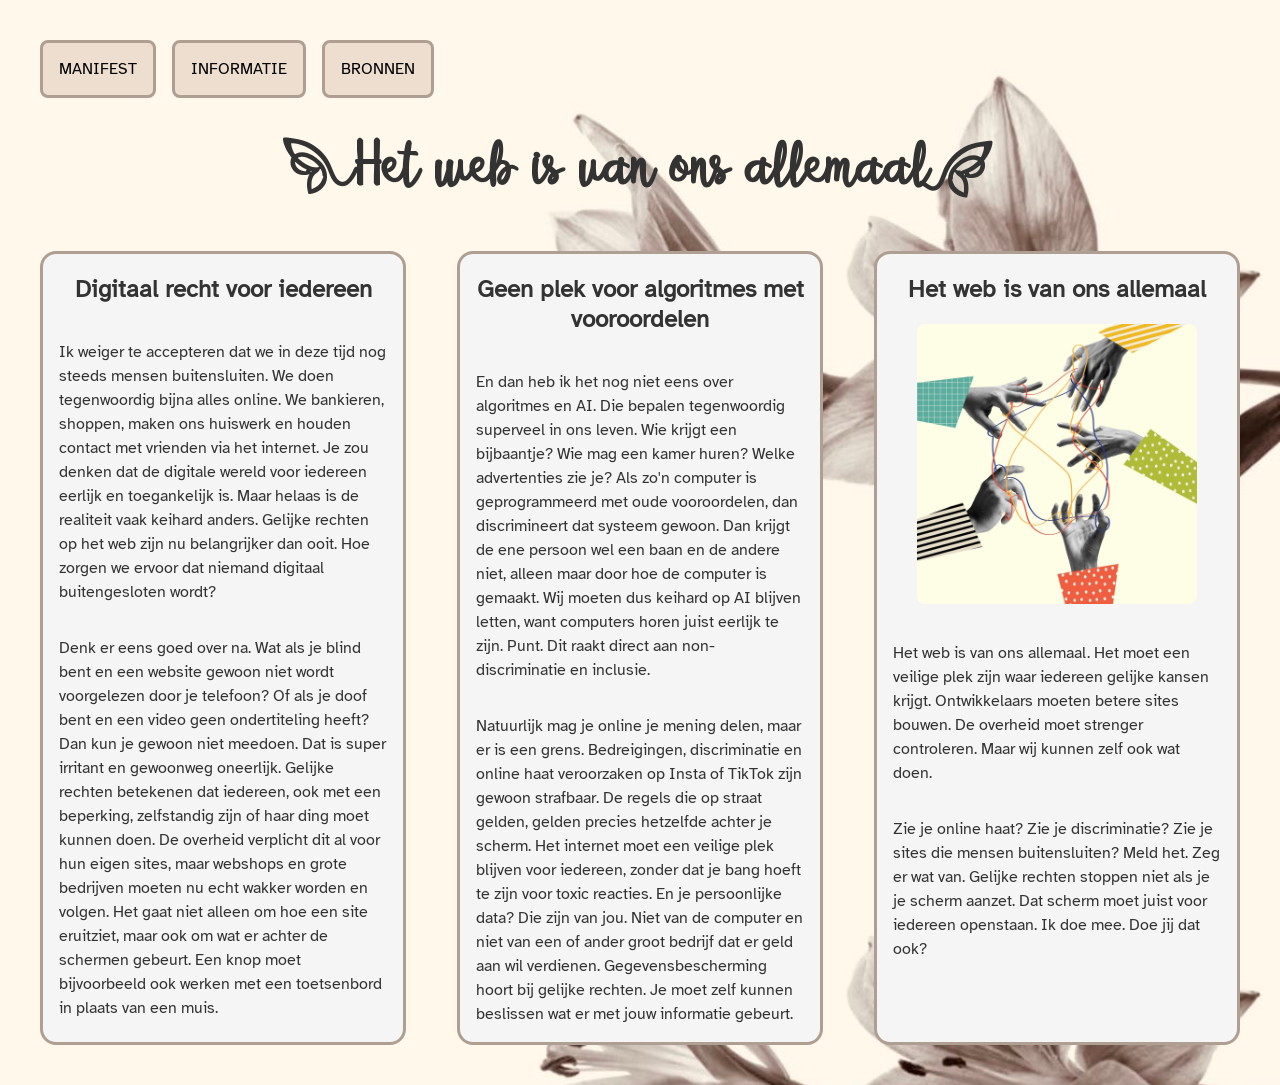
<file: index.html>
<!DOCTYPE html>
<html lang="nl">

<head>
    <meta charset="UTF-8">
    <meta name="viewport" content="width=device-width, initial-scale=1.0">
    <title>Het web is voor ons allemaal</title>
    <link rel="stylesheet" href="./styles/style.css">
</head>

<body>
    <Header>
        <nav>
            <ul>
                <li><a href="index.html">MANIFEST</a></li>
                <li><a href="information.html">INFORMATIE</a></li>
                <li><a href="sources.html">BRONNEN</a></li>
            </ul>
        </nav>
    </Header>

    <main>
        <h1>(Het web is van ons allemaal)</h1>
        <section>
            <h2>Digitaal recht voor iedereen</h2>
            <p>Ik weiger te accepteren dat we in deze tijd nog steeds mensen buitensluiten. We doen tegenwoordig bijna
                alles online. We bankieren, shoppen, maken ons huiswerk en houden contact met vrienden via het internet.
                Je zou denken dat de digitale wereld voor iedereen eerlijk en toegankelijk is. Maar helaas is de
                realiteit vaak keihard anders. Gelijke rechten op het web zijn nu belangrijker dan ooit. Hoe zorgen we
                ervoor dat niemand digitaal buitengesloten wordt?</p>
            <p>Denk er eens goed over na. Wat als je blind bent en een website gewoon niet wordt voorgelezen door je
                telefoon? Of als je doof bent en een video geen ondertiteling heeft? Dan kun je gewoon niet meedoen. Dat
                is super irritant en gewoonweg oneerlijk. Gelijke rechten betekenen dat iedereen, ook met een beperking,
                zelfstandig zijn of haar ding moet kunnen doen. De overheid verplicht dit al voor hun eigen sites, maar
                webshops en grote bedrijven moeten nu echt wakker worden en volgen. Het gaat niet alleen om hoe een site
                eruitziet, maar ook om wat er achter de schermen gebeurt. Een knop moet bijvoorbeeld ook werken met een
                toetsenbord in plaats van een muis.</p>
        </section>

        <section>
            <h2>Geen plek voor algoritmes met vooroordelen</h2>
            <p>En dan heb ik het nog niet eens over algoritmes en AI. Die bepalen tegenwoordig superveel in ons leven.
                Wie krijgt een bijbaantje? Wie mag een kamer huren? Welke advertenties zie je? Als zo'n computer is
                geprogrammeerd met oude vooroordelen, dan discrimineert dat systeem gewoon. Dan krijgt de ene persoon
                wel een baan en de andere niet, alleen maar door hoe de computer is gemaakt. Wij moeten dus keihard op
                AI blijven letten, want computers horen juist eerlijk te zijn. Punt. Dit raakt direct aan
                non-discriminatie en inclusie.</p>
            <p>Natuurlijk mag je online je mening delen, maar er is een grens. Bedreigingen, discriminatie en online
                haat veroorzaken op Insta of TikTok zijn gewoon strafbaar. De regels die op straat gelden, gelden
                precies hetzelfde achter je scherm. Het internet moet een veilige plek blijven voor iedereen, zonder dat
                je bang hoeft te zijn voor toxic reacties. En je persoonlijke data? Die zijn van jou. Niet van de
                computer en niet van een of ander groot bedrijf dat er geld aan wil verdienen. Gegevensbescherming hoort
                bij gelijke rechten. Je moet zelf kunnen beslissen wat er met jouw informatie gebeurt.</p>
        </section>

        <section>
            <h2>Het web is van ons allemaal</h2>
            <figure>
                <img src="images/connected.jpg" alt="connected">
            </figure>
            <p>Het web is van ons allemaal. Het moet een veilige plek zijn waar iedereen gelijke kansen krijgt.
                Ontwikkelaars moeten betere sites bouwen. De overheid moet strenger controleren. Maar wij kunnen zelf
                ook wat doen.</p>
            <p>Zie je online haat? Zie je discriminatie? Zie je sites die mensen buitensluiten? Meld het. Zeg er wat
                van. Gelijke rechten stoppen niet als je je scherm aanzet. Dat scherm moet juist voor iedereen
                openstaan. Ik doe mee. Doe jij dat ook?</p>
        </section>
    </main>
</body>

</html>
</file>
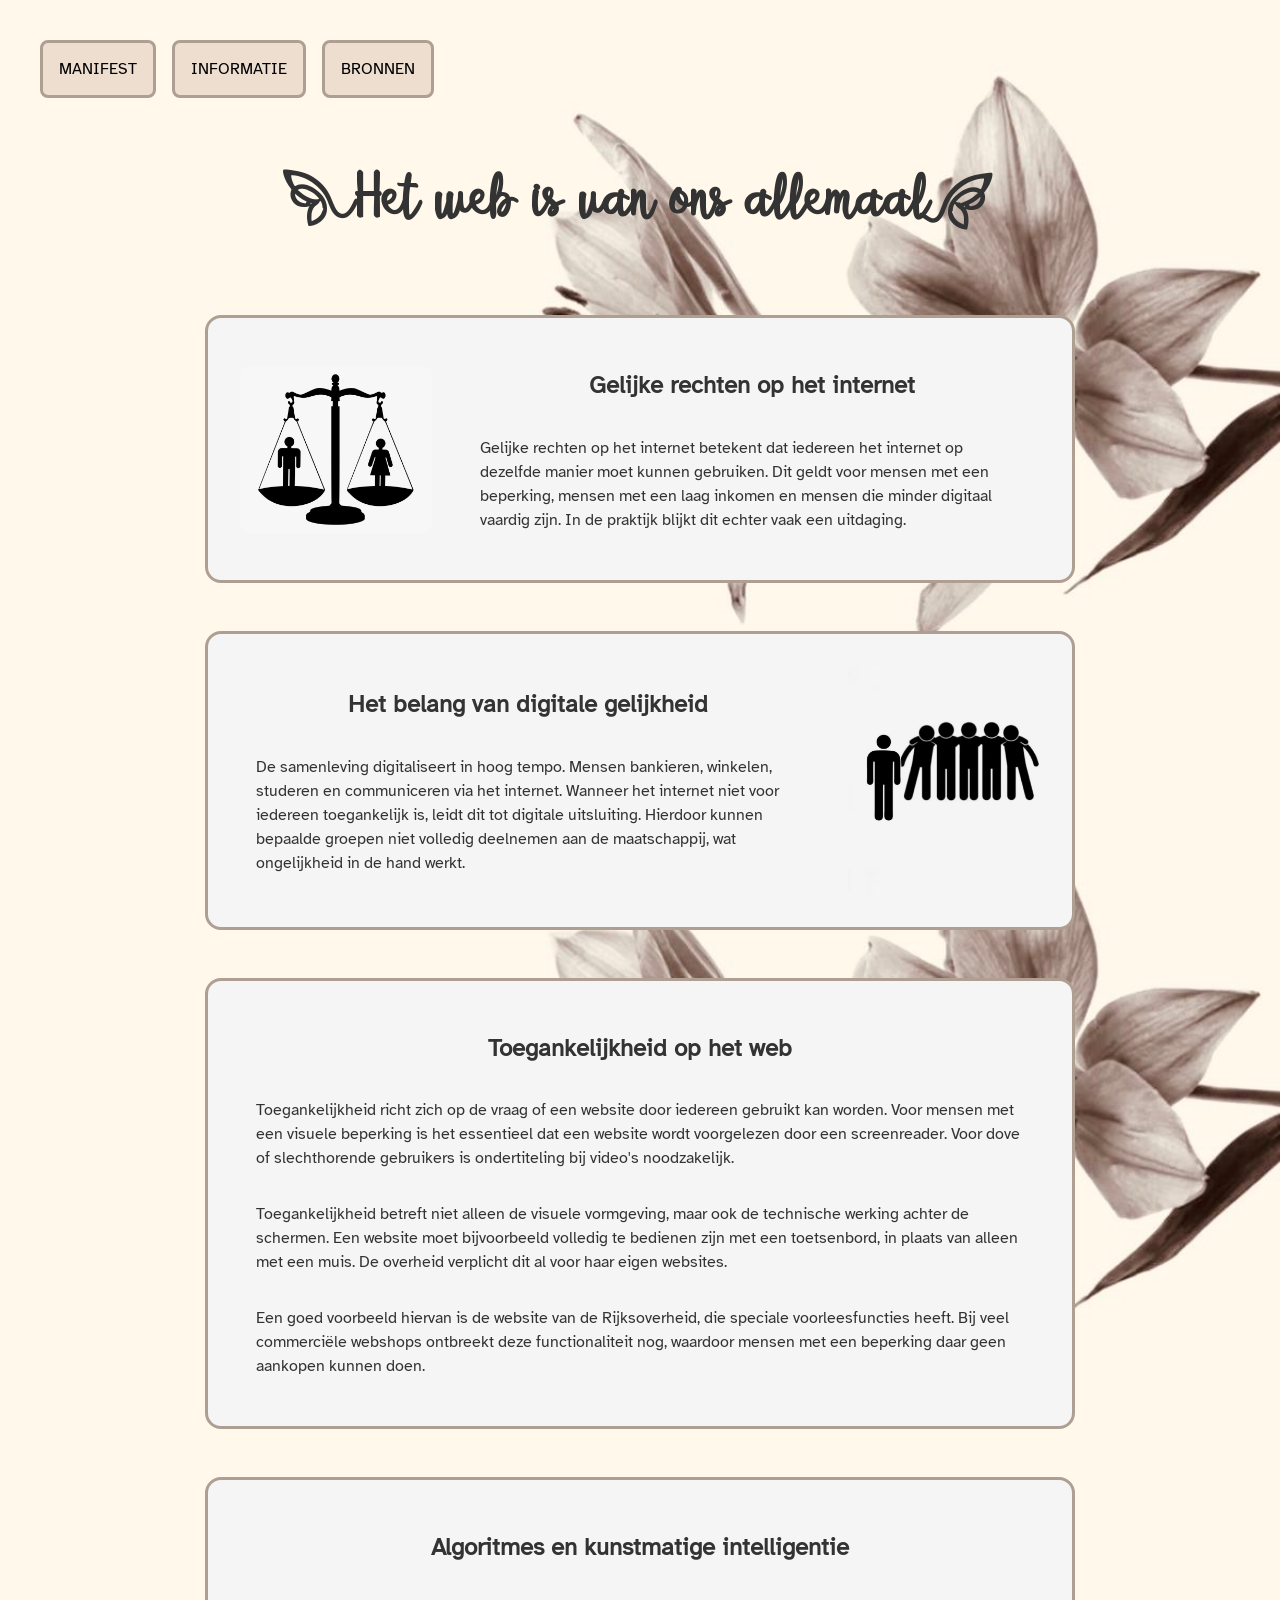
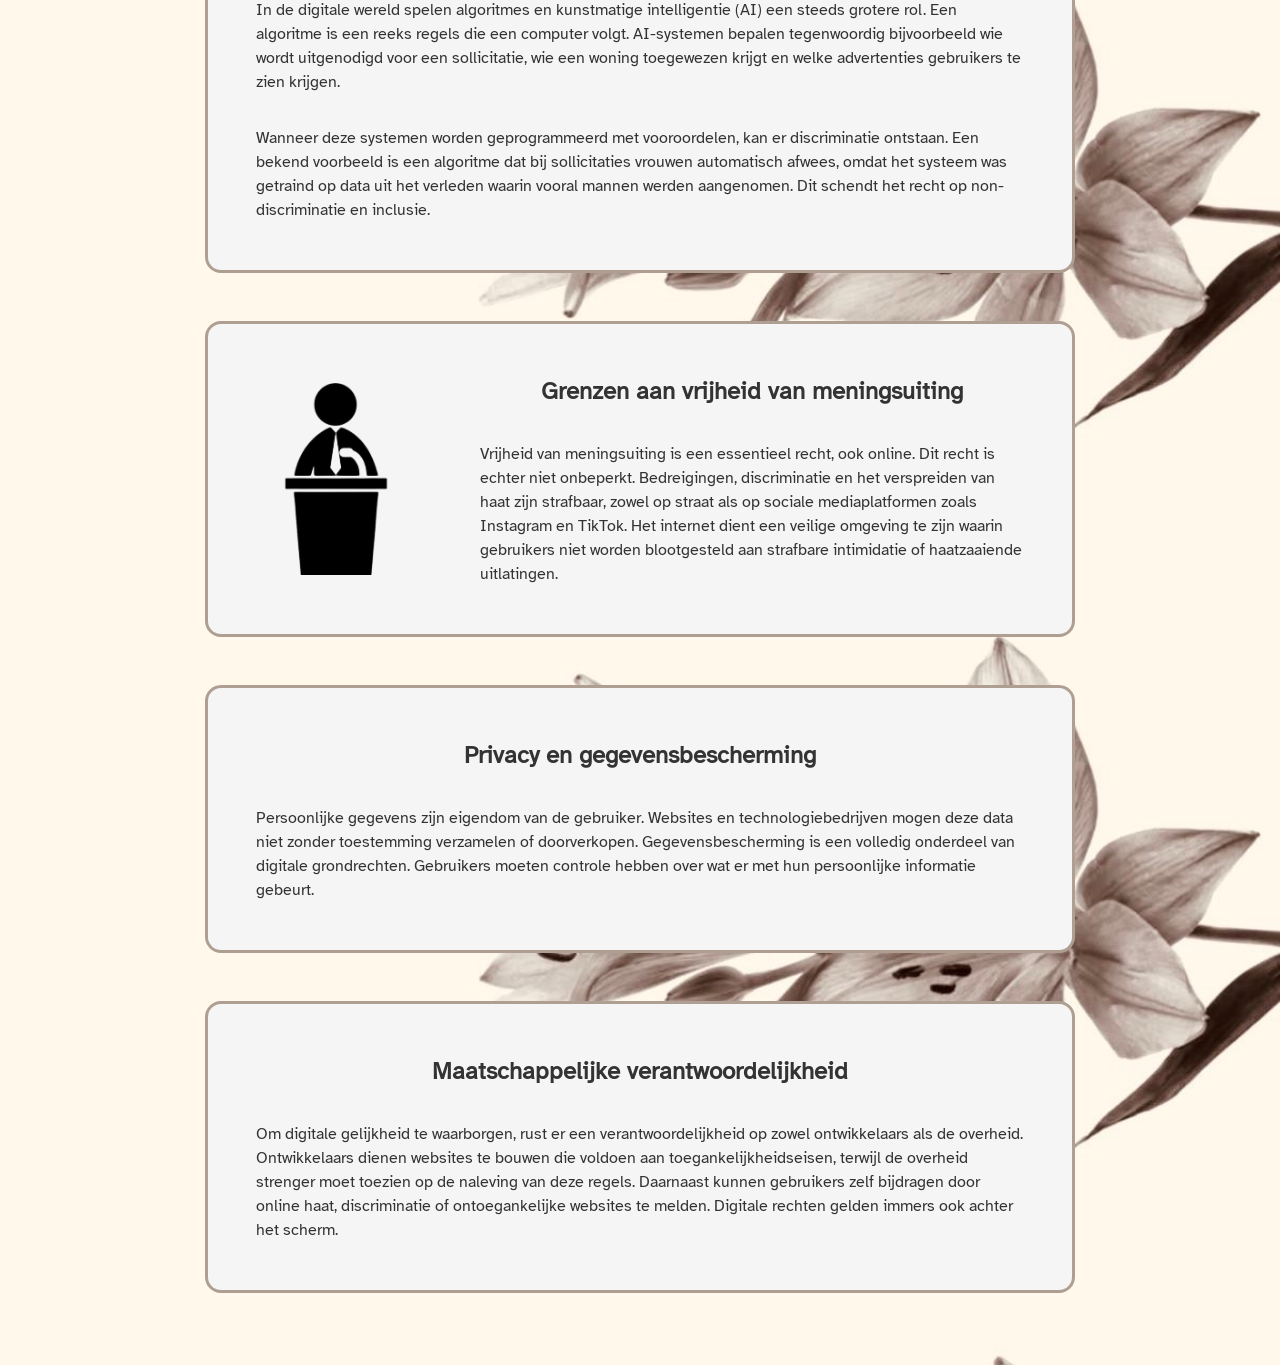
<file: information.html>
<!DOCTYPE html>
<html lang="nl">

<head>
    <meta charset="UTF-8">
    <meta name="viewport" content="width=device-width, initial-scale=1.0">
    <title>Het web is voor ons allemaal</title>
    <link rel="stylesheet" href="./styles/style.css">
</head>

<body>
    <Header>
        <nav>
            <ul>
                <li><a href="index.html">MANIFEST</a></li>
                <li><a href="information.html">INFORMATIE</a></li>
                <li><a href="sources.html">BRONNEN</a></li>
            </ul>
        </nav>
    </Header>

    <main class="info-pagina">
        <h1>(Het web is van ons allemaal)</h1>
        <section>
            <img src="images/equal.jpg" alt="equal">
            <div>
                <h2>Gelijke rechten op het internet</h2>
                <p>Gelijke rechten op het internet betekent dat iedereen het internet op dezelfde manier moet kunnen
                    gebruiken. Dit geldt voor mensen met een beperking, mensen met een laag inkomen en mensen die minder
                    digitaal vaardig zijn. In de praktijk blijkt dit echter vaak een uitdaging.</p>
            </div>
        </section>

        <section>
            <div>
                <h2>Het belang van digitale gelijkheid</h2>
                <p>De samenleving digitaliseert in hoog tempo. Mensen bankieren, winkelen, studeren en communiceren via
                    het
                    internet. Wanneer het internet niet voor iedereen toegankelijk is, leidt dit tot digitale
                    uitsluiting.
                    Hierdoor kunnen bepaalde groepen niet volledig deelnemen aan de maatschappij, wat ongelijkheid in de
                    hand werkt.</p>
            </div>
            <img src="images/left-out.jpg" alt="left-out">
        </section>

        <section class="omgekeerd">
            <div>
                <h2>Toegankelijkheid op het web</h2>
                <p>Toegankelijkheid richt zich op de vraag of een website door iedereen gebruikt kan worden. Voor mensen
                    met
                    een visuele beperking is het essentieel dat een website wordt voorgelezen door een screenreader.
                    Voor
                    dove of slechthorende gebruikers is ondertiteling bij video's noodzakelijk.</p>
                <p>Toegankelijkheid betreft niet alleen de visuele vormgeving, maar ook de technische werking achter de
                    schermen. Een website moet bijvoorbeeld volledig te bedienen zijn met een toetsenbord, in plaats van
                    alleen met een muis. De overheid verplicht dit al voor haar eigen websites.</p>

                <p>Een goed voorbeeld hiervan is de website van de Rijksoverheid, die speciale voorleesfuncties heeft.
                    Bij veel commerciële webshops ontbreekt deze functionaliteit nog, waardoor mensen met een beperking
                    daar geen aankopen kunnen doen.
                </p>
            </div>
        </section>

        <section>
            <div>
                <h2>Algoritmes en kunstmatige intelligentie</h2>
                <p>In de digitale wereld spelen algoritmes en kunstmatige intelligentie (AI) een steeds grotere rol. Een
                    algoritme is een reeks regels die een computer volgt. AI-systemen bepalen tegenwoordig bijvoorbeeld
                    wie
                    wordt uitgenodigd voor een sollicitatie, wie een woning toegewezen krijgt en welke advertenties
                    gebruikers te zien krijgen.</p>
                <p>Wanneer deze systemen worden geprogrammeerd met vooroordelen, kan er discriminatie ontstaan. Een
                    bekend
                    voorbeeld is een algoritme dat bij sollicitaties vrouwen automatisch afwees, omdat het systeem was
                    getraind op data uit het verleden waarin vooral mannen werden aangenomen. Dit schendt het recht op
                    non-discriminatie en inclusie.</p>
            </div>
        </section>

        <section class="omgekeerd">
            <div>
                <h2>Grenzen aan vrijheid van meningsuiting</h2>
                <p>Vrijheid van meningsuiting is een essentieel recht, ook online. Dit recht is echter niet onbeperkt.
                    Bedreigingen, discriminatie en het verspreiden van haat zijn strafbaar, zowel op straat als op
                    sociale
                    mediaplatformen zoals Instagram en TikTok. Het internet dient een veilige omgeving te zijn waarin
                    gebruikers niet worden blootgesteld aan strafbare intimidatie of haatzaaiende uitlatingen.</p>
            </div>
            <img src="images/speech.png" alt="speech">
        </section>

        <section>
            <div>
                <h2>Privacy en gegevensbescherming</h2>
                <p>Persoonlijke gegevens zijn eigendom van de gebruiker. Websites en technologiebedrijven mogen deze
                    data
                    niet zonder toestemming verzamelen of doorverkopen. Gegevensbescherming is een volledig onderdeel
                    van
                    digitale grondrechten. Gebruikers moeten controle hebben over wat er met hun persoonlijke informatie
                    gebeurt.</p>
            </div>
        </section>

        <section>
            <div>
                <h2>Maatschappelijke verantwoordelijkheid</h2>
                <p>Om digitale gelijkheid te waarborgen, rust er een verantwoordelijkheid op zowel ontwikkelaars als de
                    overheid. Ontwikkelaars dienen websites te bouwen die voldoen aan toegankelijkheidseisen, terwijl de
                    overheid strenger moet toezien op de naleving van deze regels. Daarnaast kunnen gebruikers zelf
                    bijdragen door online haat, discriminatie of ontoegankelijke websites te melden. Digitale rechten
                    gelden
                    immers ook achter het scherm.</p>
            </div>
        </section>
    </main>
</body>

</html>
</file>
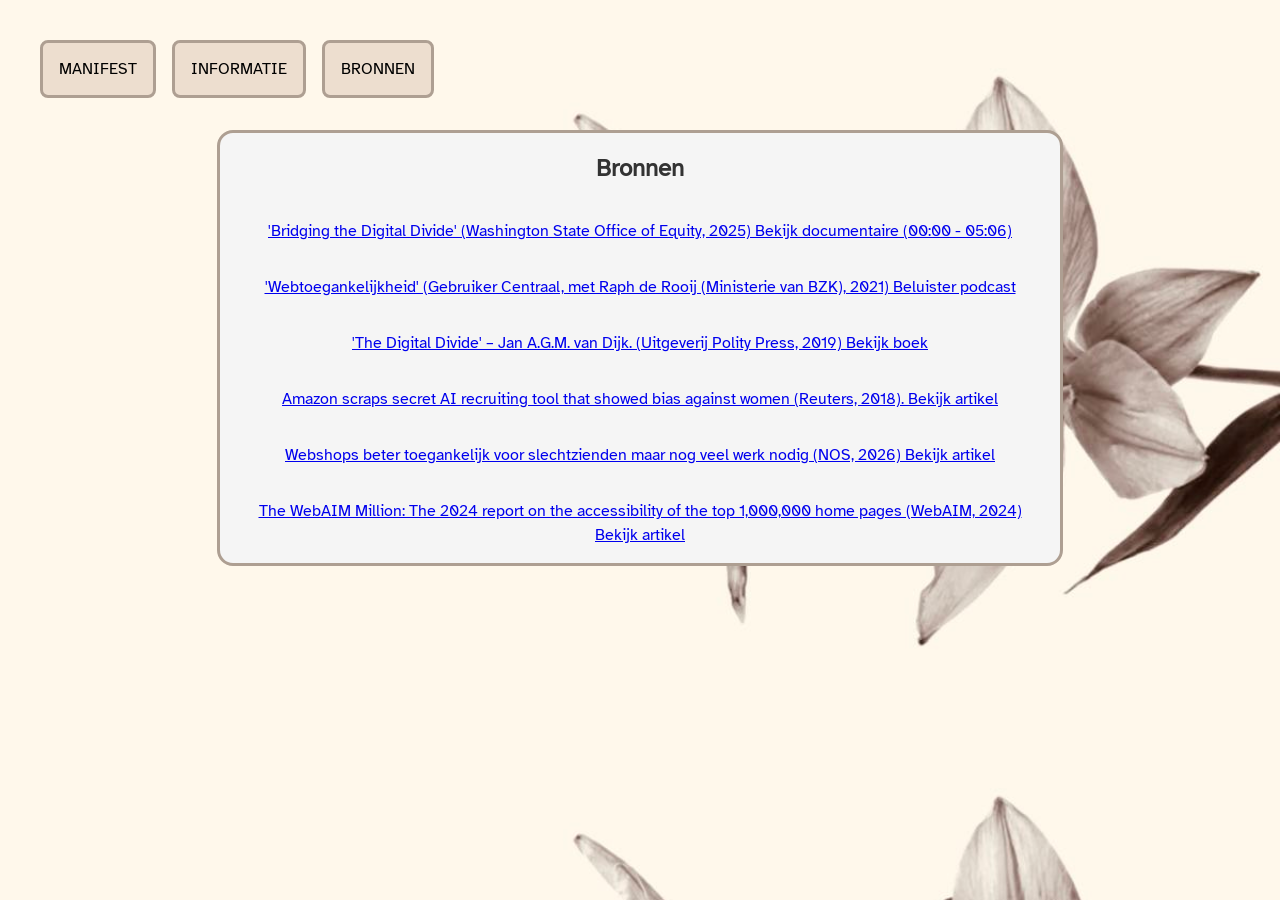
<file: sources.html>
<!DOCTYPE html>
<html lang="en">

<head>
    <meta charset="UTF-8">
    <meta name="viewport" content="width=device-width, initial-scale=1.0">
    <title>Het web is voor ons allemaal</title>
    <link rel="stylesheet" href="./styles/style.css">
</head>

<body>
    <Header>
        <nav>
            <ul>
                <li><a href="index.html">MANIFEST</a></li>
                <li><a href="information.html">INFORMATIE</a></li>
                <li><a href="sources.html">BRONNEN</a></li>
            </ul>
        </nav>
    </Header>

    <main class="bronnen-pagina">
        <section>
            <h2>Bronnen</h2>
            <p><a href="https://www.youtube.com/watch?v=oyLnWU7GnBQ"> 'Bridging the Digital Divide' (Washington State
                    Office of Equity, 2025) Bekijk documentaire (00:00 - 05:06) </a></p>
            <p><a href="https://www.gebruikercentraal.nl/podcast/webtoegankelijkheid/"> 'Webtoegankelijkheid'
                    (Gebruiker Centraal, met Raph de Rooij (Ministerie van BZK), 2021) Beluister podcast</a></p>
            <p><a href="https://www.researchgate.net/publication/336775102_The_Digital_Divide"> 'The Digital Divide' –
                    Jan A.G.M. van Dijk. (Uitgeverij Polity Press, 2019) Bekijk boek</a></p>
            <p><a
                    href="https://www.reuters.com/article/world/insight-amazon-scraps-secret-ai-recruiting-tool-that-showed-bias-against-women-idUSKCN1MK0AG/">
                    Amazon scraps secret AI recruiting tool
                    that showed bias against women (Reuters, 2018). Bekijk artikel</a></p>
            <p><a
                    href="https://nos.nl/artikel/2619726-webshops-beter-toegankelijk-voor-slechtzienden-maar-nog-veel-werk-nodig">
                    Webshops beter toegankelijk voor slechtzienden maar nog veel werk nodig (NOS, 2026) Bekijk
                    artikel</a></p>
            <p><a href="https://webaim.org/projects/million/2024"> The WebAIM Million: The 2024 report on the
                    accessibility of the top 1,000,000 home pages (WebAIM, 2024) Bekijk artikel</a></p>
        </section>
    </main>
</body>

</html>
</file>
<file: styles/style.css>
@font-face {
    font-family: betterfly;
    src: url(../fonts/betterfly.otf);
}

@font-face {
    font-family: atkinson;
    src: url(../fonts/AtkinsonHyperlegible.ttf);
}

body {
    font-family: atkinson;
    background-image: url(../images/background.jpg);
    background-size: 100%;
    margin: 2.5em;
}

h1 {
    font-family: betterfly;
    color: #333333;
    font-size: 3em;
}

h2 {
    text-align: center;
    color: #333333;
}

p {
    padding: 1em;
    margin: 0em;
    font-size: 1em;
    line-height: 1.5em;
    color: #333333;
}

header {
    display: flex;
    align-items: center;
    margin-bottom: 0;
    position: relative;
}

header h1 {
    margin-left: 62px;
}

nav ul {
    display: flex;
    gap: 1em;
    list-style-type: none;
    padding: 0;
    margin: 0;
}

nav a {
    display: inline-block;
    padding: 1em;
    background-color: #eddecf;
    color: black;
    border: 0.2em solid #ae9f92;
    border-radius: 0.5em;
    text-decoration: none;
    transition: all 0.3s ease-in-out;
}

nav a:hover {
    color: black;
    background-color: white;
    transform: translateY(-5px);
}

main {
    display: flex;
    justify-content: space-between;
    flex-wrap: wrap;
}

main h1 {
    width: 100%;
    text-align: center;
}

main section {
    background-color: #F5F5F5;
    width: 30%;
    margin-top: 1em;
    border: 0.2em solid #ae9f92;
    border-radius: 1em;
}

main section img {
    width: 100%;
    height: auto;
    border-radius: 0.5em;
}

main.info-pagina {
    display: flex;
    flex-direction: column;
    align-items: center;
    gap: 2em;
    padding: 2em 0;
}

main.info-pagina section {
    display: flex;
    flex-direction: row;
    align-items: center;
    gap: 2em;
    background-color: #F5F5F5;
    padding: 2em;
    border: 0.2em solid #ae9f92;
    border-radius: 1em;
    width: 100%;
    max-width: 800px;
}

main.info-pagina section.omgekeerd {
    flex-direction: row-reverse;
}

main.info-pagina img {
    width: 12em;
    height: auto;
    border-radius: 0.5em;
    flex-shrink: 0;
}

main.info-pagina div {
    flex: 1;
}

main.bronnen-pagina section {
    display: block;
    width: 70%;
    text-align: center;
    margin: 0 auto;
    margin-top: 2em;
}
</file>
